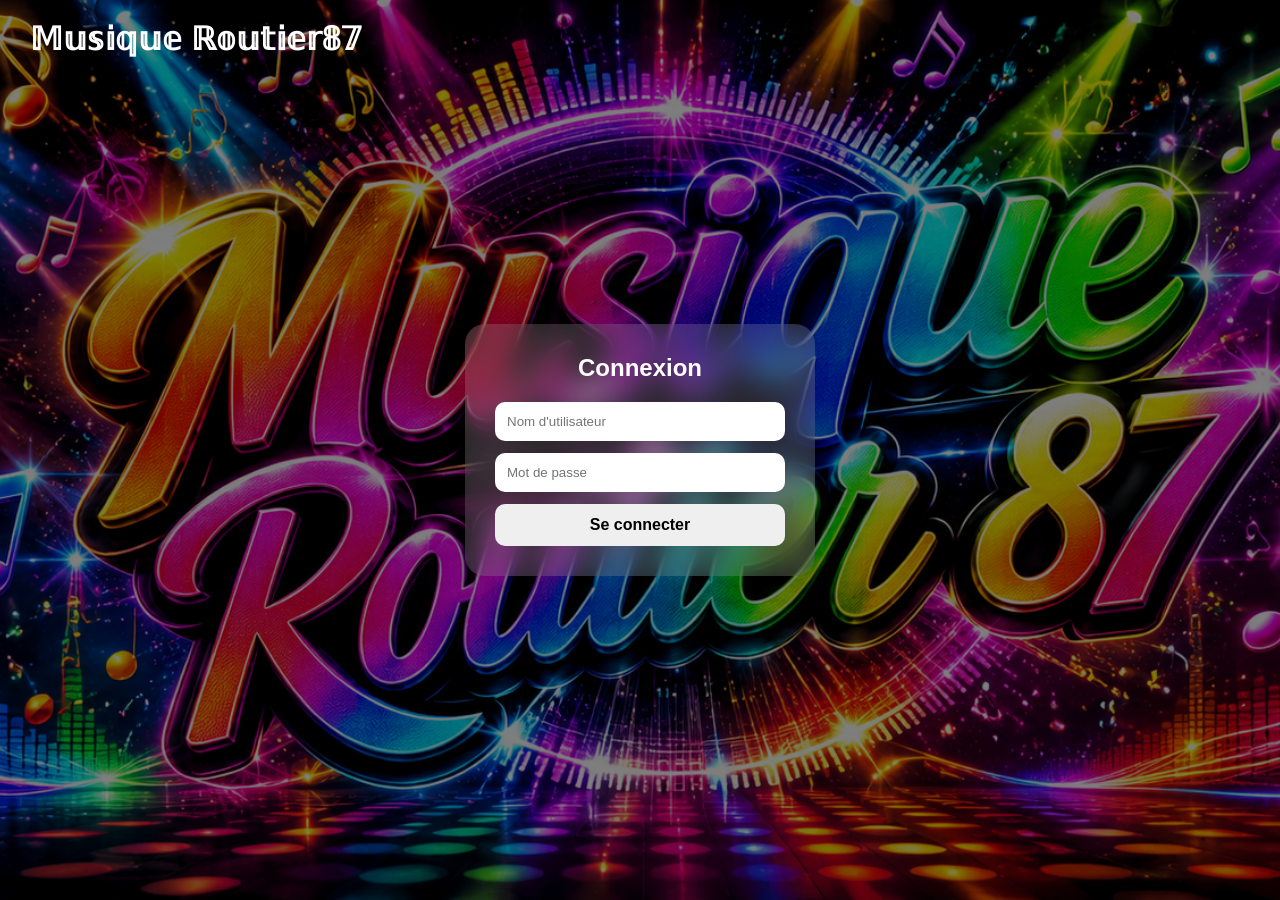
<file: index.html>
<!DOCTYPE html>
<html lang="fr">

<head>

<meta charset="UTF-8">
<meta name="viewport" content="width=device-width, initial-scale=1.0">

<title>𝕄𝕦𝕤𝕚𝕢𝕦𝕖 ℝ𝕠𝕦𝕥𝕚𝕖𝕣𝟠𝟟</title>

<link rel="stylesheet" href="css/style.css">

</head>

<body>

<div class="overlay"></div>

<header>

    <h1>𝕄𝕦𝕤𝕚𝕢𝕦𝕖 ℝ𝕠𝕦𝕥𝕚𝕖𝕣𝟠𝟟</h1>

</header>

<div class="login-box">

    <h2>Connexion</h2>

    <input
        type="text"
        id="user"
        placeholder="Nom d'utilisateur">

    <input
        type="password"
        id="pass"
        placeholder="Mot de passe">

    <button onclick="login()">
        Se connecter
    </button>

</div>

<script src="js/login.js"></script>

</body>

</html>
</file>
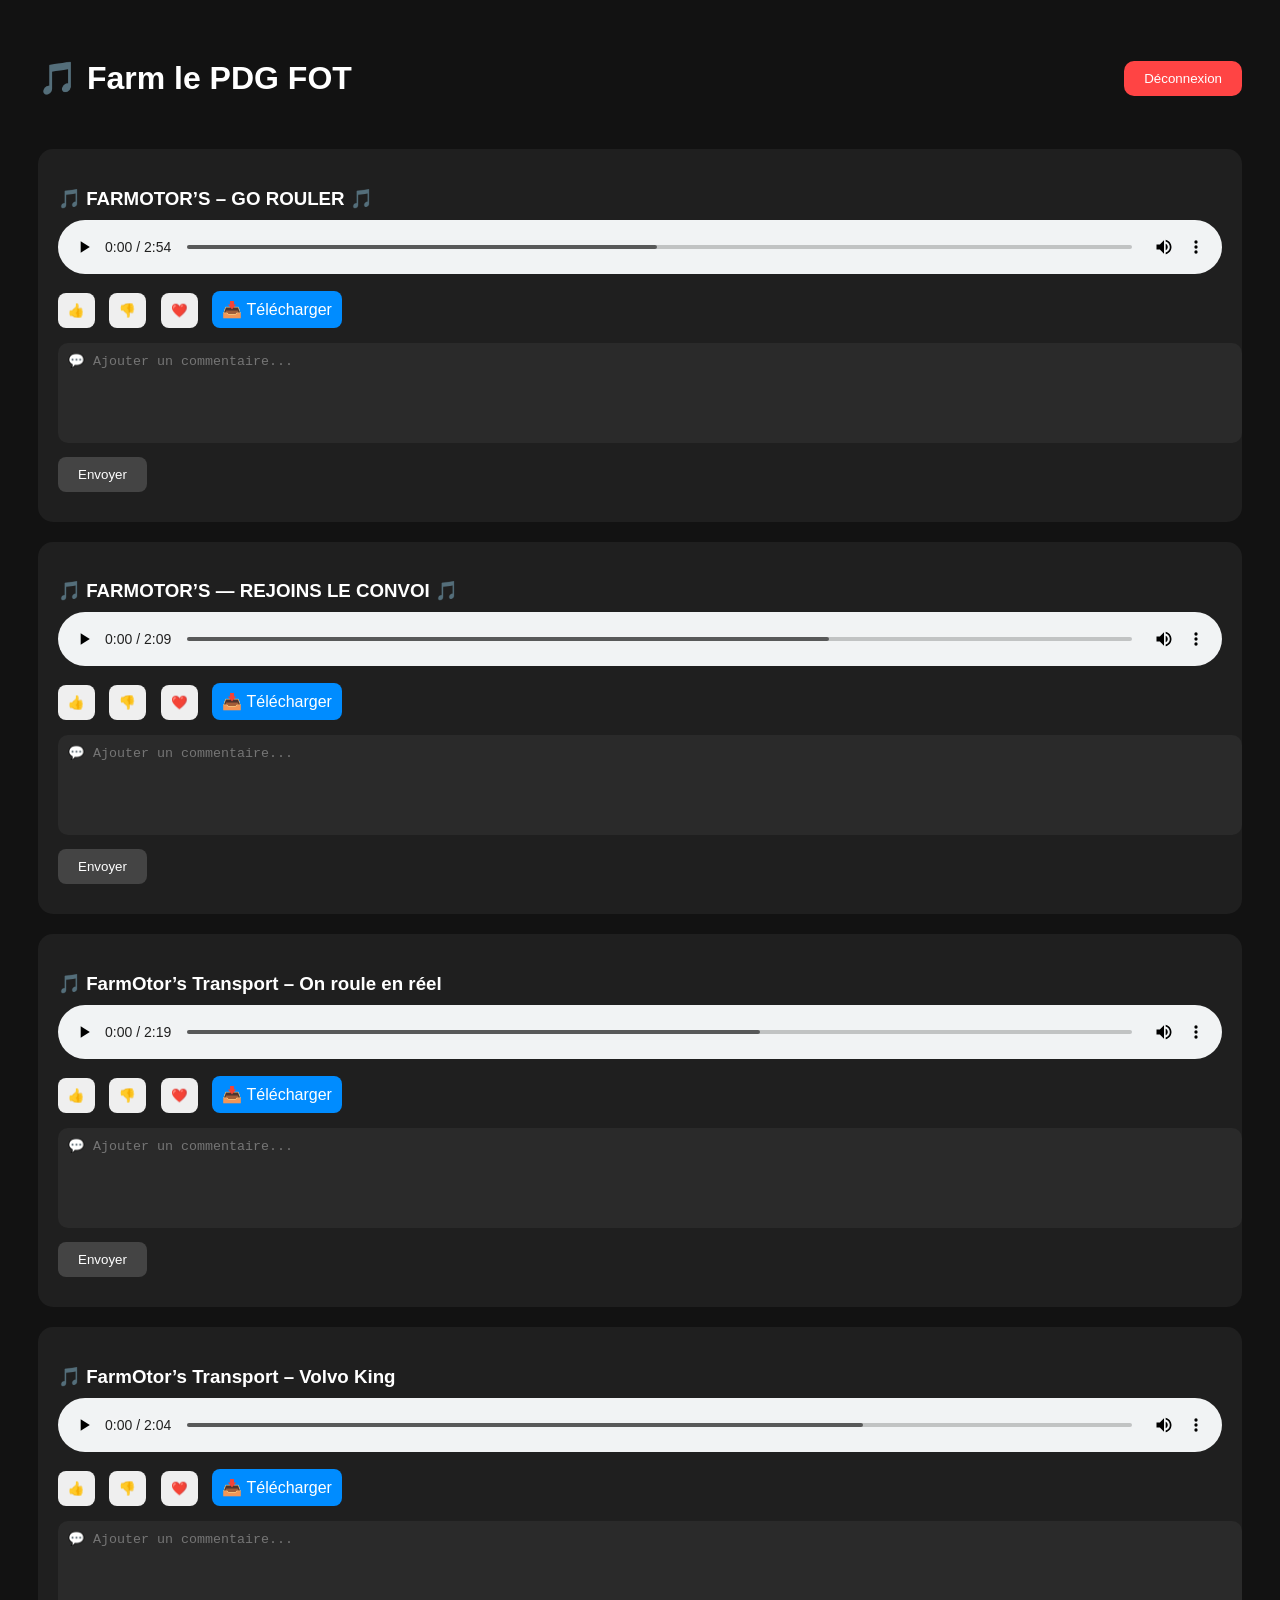
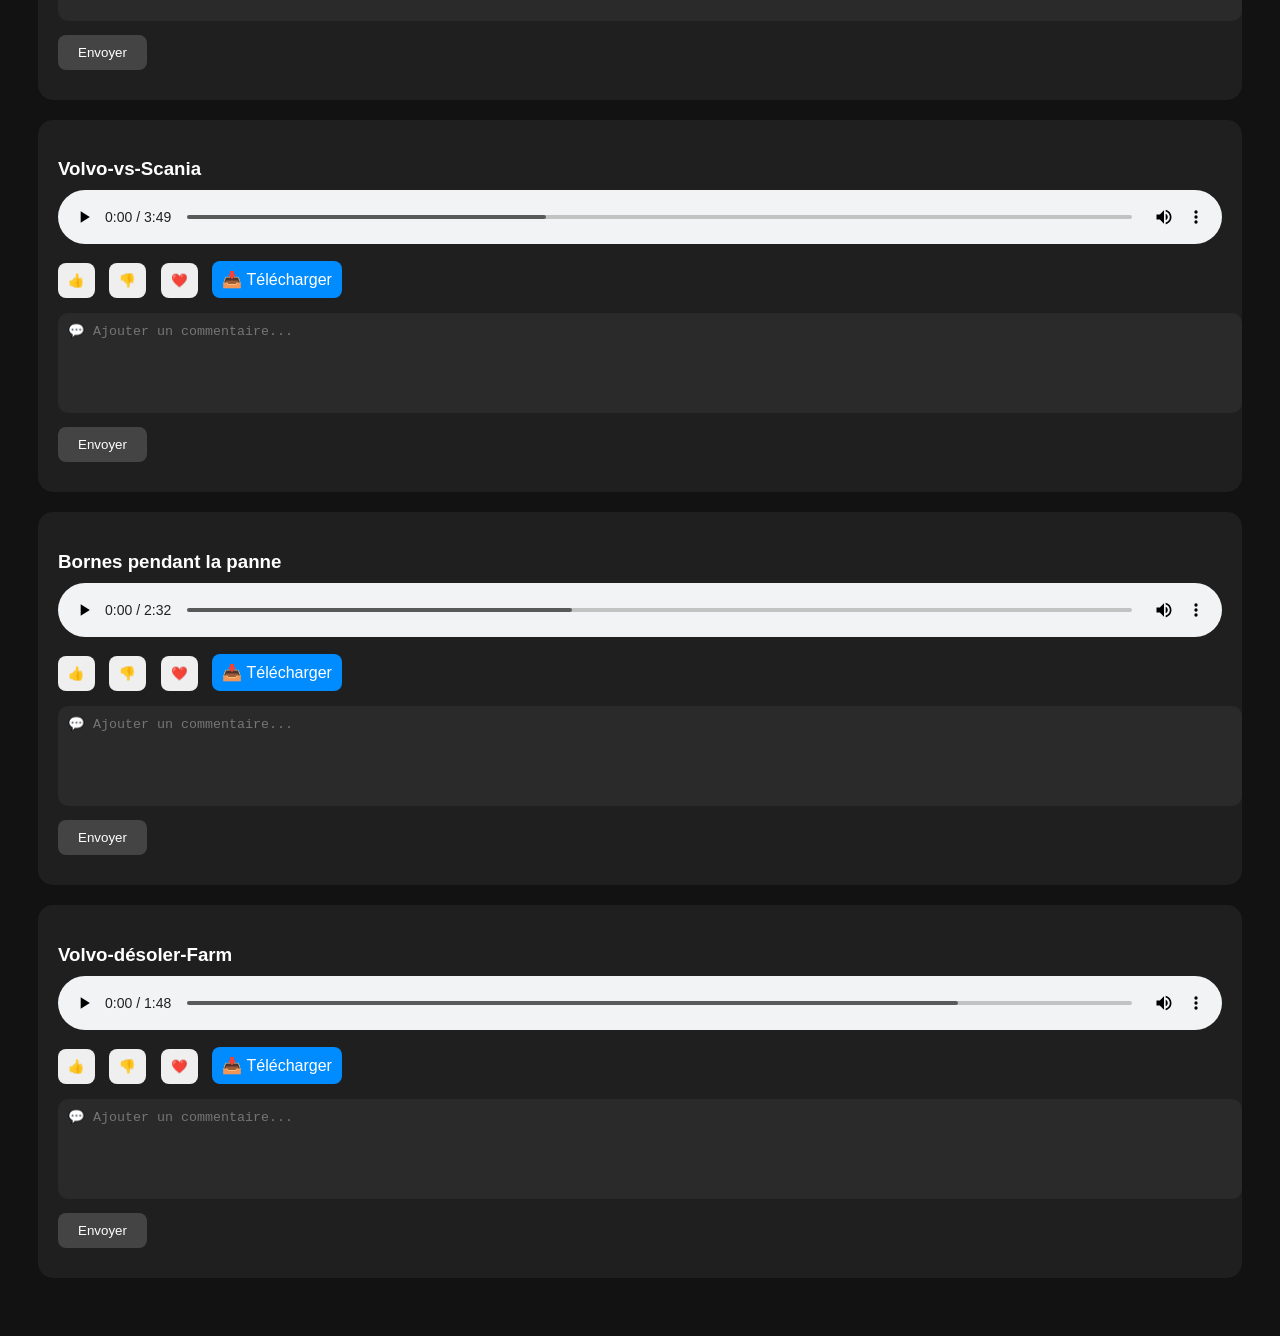
<file: farm.html>
<!DOCTYPE html>
<html lang="fr">

<head>

<meta charset="UTF-8">

<title>Farm le PDG FOT</title>

<link rel="stylesheet" href="css/dashboard.css">

</head>

<body>

<header>

<h1>🎵 Farm le PDG FOT</h1>

<button
class="logout"
onclick="logout()">

Déconnexion

</button>

</header>

<div class="music-card">

<h3>🎵 FARMOTOR’S – GO ROULER 🎵</h3>

<audio controls>
<source src="musiques/FARMOTOR’S – GO ROULER.mp3">
</audio>

<div class="actions">

<button>👍</button>

<button>👎</button>

<button>❤️</button>

<a
class="download"
href="musiques/FARMOTOR’S – GO ROULER.mp3"
download>

📥 Télécharger

</a>

</div>

<textarea
id="comment-song1"
placeholder="💬 Ajouter un commentaire...">
</textarea>

<button
class="comment-btn"
onclick="saveComment('song1')">

Envoyer

</button>

<div
id="comments-song1"
class="comments">
</div>

</div>

<div class="music-card">

<h3>🎵 FARMOTOR’S — REJOINS LE CONVOI 🎵</h3>

<audio controls>
<source src="musiques/FARMOTOR’S — REJOINS LE CONVOI.mp3">
</audio>

<div class="actions">

<button>👍</button>

<button>👎</button>

<button>❤️</button>

<a
class="download"
href="musiques/FARMOTOR’S — REJOINS LE CONVOI.mp3"
download>

📥 Télécharger

</a>

</div>

<textarea
id="comment-song1"
placeholder="💬 Ajouter un commentaire...">
</textarea>

<button
class="comment-btn"
onclick="saveComment('song1')">

Envoyer

</button>

<div
id="comments-song1"
class="comments">
</div>

</div>

<div class="music-card">

<h3>🎵 FarmOtor’s Transport – On roule en réel</h3>

<audio controls>
<source src="musiques/FarmOtor’s Transport – On roule en réel.mp3">
</audio>

<div class="actions">

<button>👍</button>

<button>👎</button>

<button>❤️</button>

<a
class="download"
href="musiques/FarmOtor’s Transport – On roule en réel.mp3"
download>

📥 Télécharger

</a>

</div>

<textarea
id="comment-song1"
placeholder="💬 Ajouter un commentaire...">
</textarea>

<button
class="comment-btn"
onclick="saveComment('song1')">

Envoyer

</button>

<div
id="comments-song1"
class="comments">
</div>

</div>

<div class="music-card">

<h3>🎵 FarmOtor’s Transport – Volvo King</h3>

<audio controls>
<source src="musiques/FarmOtor’s Transport – Volvo King.mp3">
</audio>

<div class="actions">

<button>👍</button>

<button>👎</button>

<button>❤️</button>

<a
class="download"
href="musiques/FarmOtor’s Transport – Volvo King.mp3"
download>

📥 Télécharger

</a>

</div>

<textarea
id="comment-song1"
placeholder="💬 Ajouter un commentaire...">
</textarea>

<button
class="comment-btn"
onclick="saveComment('song1')">

Envoyer

</button>

<div
id="comments-song1"
class="comments">
</div>

</div>

<div class="music-card">

<h3>Volvo-vs-Scania</h3>

<audio controls>
<source src="musiques/Volvo-vs-Scania.mp3">
</audio>

<div class="actions">

<button>👍</button>

<button>👎</button>

<button>❤️</button>

<a
class="download"
href="musiques/Volvo-vs-Scania.mp3"
download>

📥 Télécharger

</a>

</div>

<textarea
id="comment-song1"
placeholder="💬 Ajouter un commentaire...">
</textarea>

<button
class="comment-btn"
onclick="saveComment('song1')">

Envoyer

</button>

<div
id="comments-song1"
class="comments">
</div>

</div>

<div class="music-card">

<h3>Bornes pendant la panne</h3>

<audio controls>
<source src="musiques/Bornes pendant la panne.mp3">
</audio>

<div class="actions">

<button>👍</button>

<button>👎</button>

<button>❤️</button>

<a
class="download"
href="musiques/Bornes pendant la panne.mp3"
download>

📥 Télécharger

</a>

</div>

<textarea
id="comment-song1"
placeholder="💬 Ajouter un commentaire...">
</textarea>

<button
class="comment-btn"
onclick="saveComment('song1')">

Envoyer

</button>

<div
id="comments-song1"
class="comments">
</div>

</div>

<div class="music-card">

<h3>Volvo-désoler-Farm</h3>

<audio controls>
<source src="musiques/désoler-Farm.mp3">
</audio>

<div class="actions">

<button>👍</button>

<button>👎</button>

<button>❤️</button>

<a
class="download"
href="musiques/désoler-Farm.mp3"
download>

📥 Télécharger

</a>

</div>

<textarea
id="comment-song1"
placeholder="💬 Ajouter un commentaire...">
</textarea>

<button
class="comment-btn"
onclick="saveComment('song1')">

Envoyer

</button>

<div
id="comments-song1"
class="comments">
</div>

</div>

<script src="js/player.js"></script>

</body>
</html>
</file>
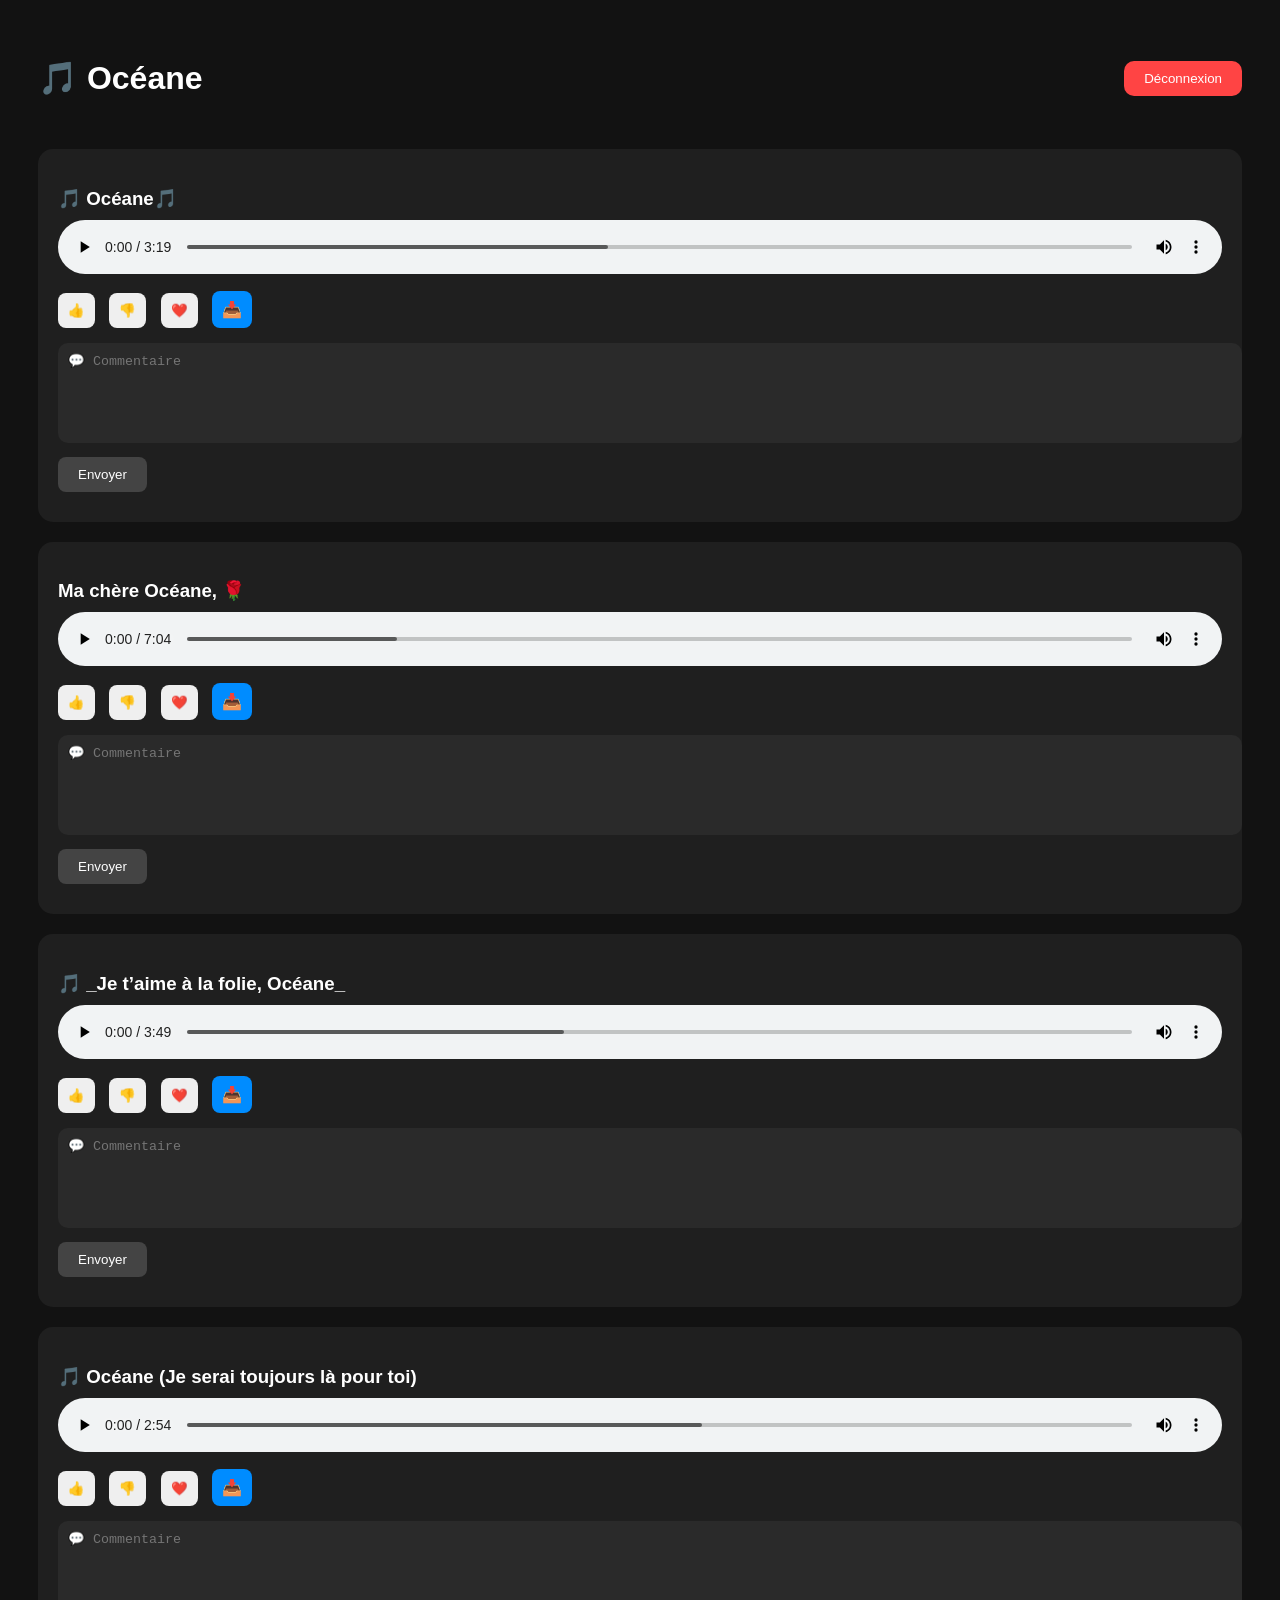
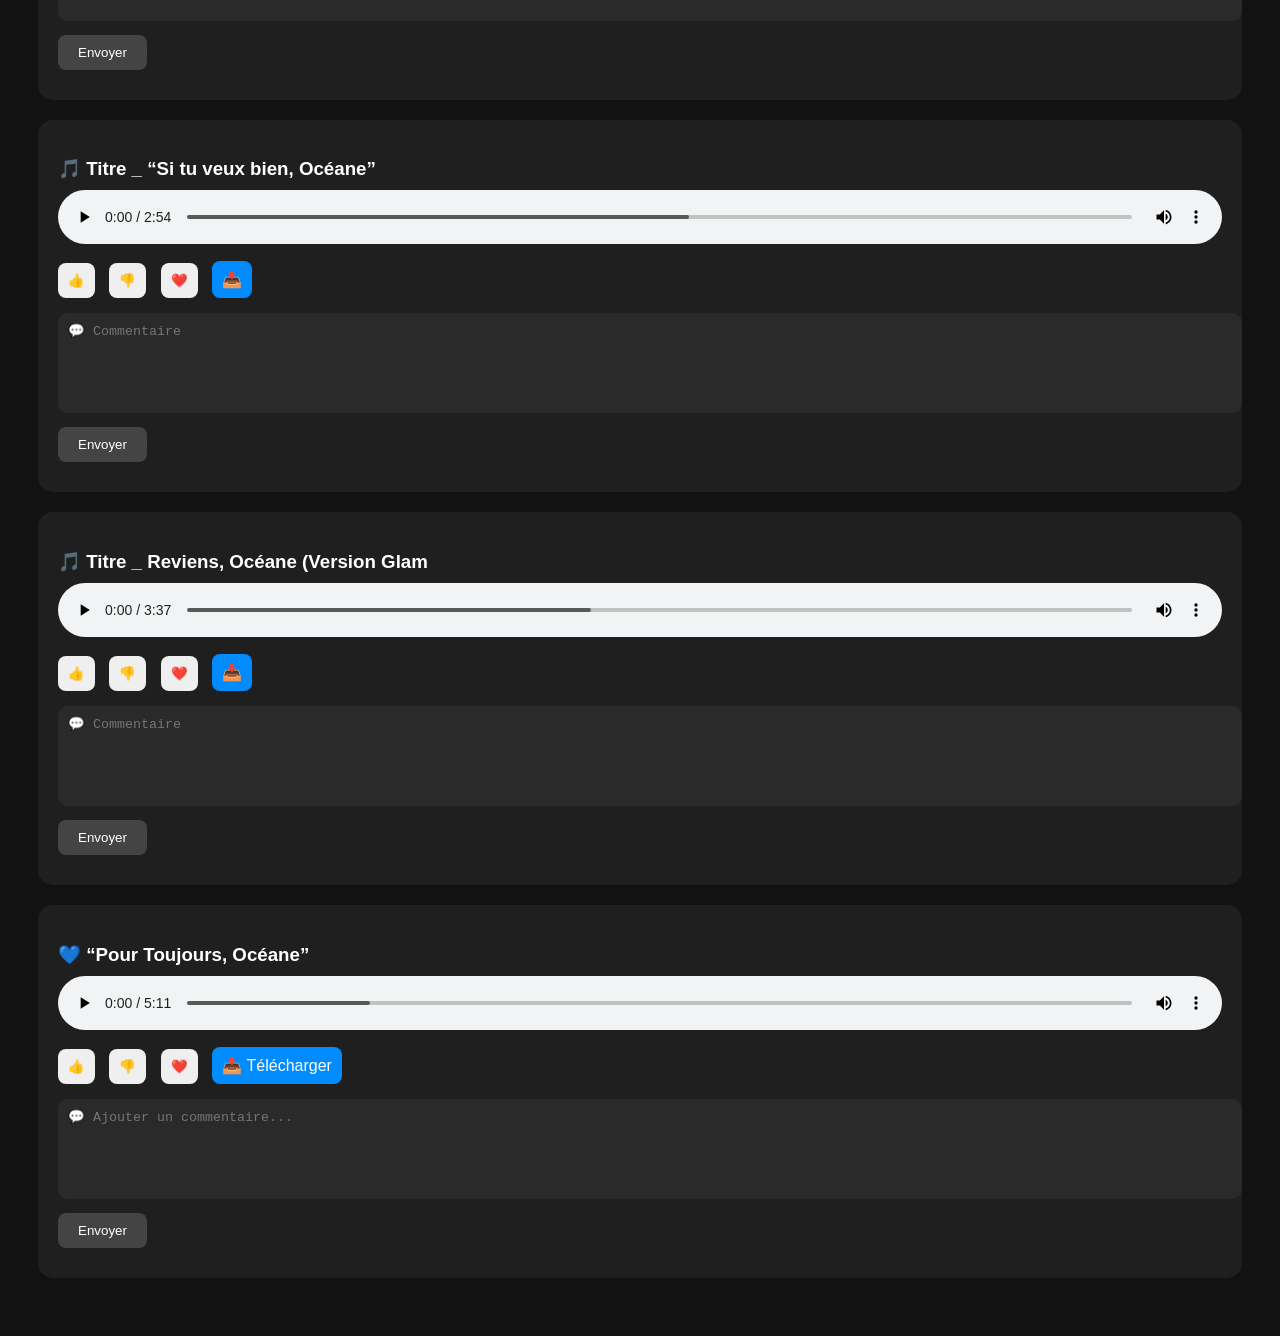
<file: oceane.html>
<!DOCTYPE html>
<html lang="fr">

<head>

<meta charset="UTF-8">

<title>🧡🧡𝕠𝕔𝕖𝕒𝕟𝕖🧡🧡</title>

<link rel="stylesheet" href="css/dashboard.css">

</head>

<body>

<header>

<h1>🎵 Océane</h1>

<button
class="logout"
onclick="logout()">

Déconnexion

</button>

</header>

<div class="music-card">

<h3>🎵 Océane🎵</h3>

<audio controls>
<source src="musiques/🎵 Océane🎵.mp3">
</audio>

<div class="actions">

<button id="like-oceane1" onclick="toggleLike('oceane1')">👍</button>

<button id="dislike-oceane1" onclick="toggleDislike('oceane1')">👎</button>

<button id="fav-oceane1" onclick="toggleFavorite('oceane1')">❤️</button>

<a class="download"
href="musiques/🎵 Océane🎵.mp3"
download>

📥

</a>

</div>

<textarea
id="comment-oceane1"
placeholder="💬 Commentaire">
</textarea>

<button
class="comment-btn"
onclick="saveComment('oceane1')">

Envoyer

</button>

<div
id="comments-oceane1"
class="comments">
</div>

</div>

<div class="music-card">

<h3>Ma chère Océane, 🌹</h3>

<audio controls>
<source src="musiques/Ma chère Océane, 🌹.mp3">
</audio>

<div class="actions">

<button id="like-oceane1" onclick="toggleLike('oceane1')">👍</button>

<button id="dislike-oceane1" onclick="toggleDislike('oceane1')">👎</button>

<button id="fav-oceane1" onclick="toggleFavorite('oceane1')">❤️</button>

<a class="download"
href="musiques/Ma chère Océane, 🌹.mp3"
download>

📥

</a>

</div>

<textarea
id="comment-oceane1"
placeholder="💬 Commentaire">
</textarea>

<button
class="comment-btn"
onclick="saveComment('oceane1')">

Envoyer

</button>

<div
id="comments-oceane1"
class="comments">
</div>

</div>

<div class="music-card">

<h3>🎵 _Je t’aime à la folie, Océane_</h3>

<audio controls>
<source src="musiques/🎵 _Je t’aime à la folie, Océane_.mp3">
</audio>

<div class="actions">

<button id="like-oceane2" onclick="toggleLike('oceane2')">👍</button>

<button id="dislike-oceane2" onclick="toggleDislike('oceane2')">👎</button>

<button id="fav-oceane2" onclick="toggleFavorite('oceane2')">❤️</button>

<a class="download"
href="musiques/🎵 _Je t’aime à la folie, Océane_.mp3"
download>

📥

</a>

</div>

<textarea
id="comment-oceane2"
placeholder="💬 Commentaire">
</textarea>

<button
class="comment-btn"
onclick="saveComment('oceane2')">

Envoyer

</button>

<div
id="comments-oceane2"
class="comments">
</div>

</div>

<div class="music-card">

<h3>🎵 Océane (Je serai toujours là pour toi)</h3>

<audio controls>
<source src="musiques/🎵 Océane (Je serai toujours là pour toi).mp3">
</audio>

<div class="actions">

<button id="like-oceane3" onclick="toggleLike('oceane3')">👍</button>

<button id="dislike-oceane3" onclick="toggleDislike('oceane3')">👎</button>

<button id="fav-oceane3" onclick="toggleFavorite('oceane3')">❤️</button>

<a class="download"
href="musiques/🎵 Océane (Je serai toujours là pour toi).mp3"
download>

📥

</a>

</div>

<textarea
id="comment-oceane3"
placeholder="💬 Commentaire">
</textarea>

<button
class="comment-btn"
onclick="saveComment('oceane3')">

Envoyer

</button>

<div
id="comments-oceane3"
class="comments">
</div>

</div>

<div class="music-card">

<h3>🎵 Titre _ “Si tu veux bien, Océane”</h3>

<audio controls>
<source src="musiques/🎵 Titre _ “Si tu veux bien, Océane”.mp3">
</audio>

<div class="actions">

<button id="like-oceane4" onclick="toggleLike('oceane4')">👍</button>

<button id="dislike-oceane4" onclick="toggleDislike('oceane4')">👎</button>

<button id="fav-oceane4" onclick="toggleFavorite('oceane4')">❤️</button>

<a class="download"
href="musiques/🎵 Titre _ “Si tu veux bien, Océane”.mp3"
download>

📥

</a>

</div>

<textarea
id="comment-oceane4"
placeholder="💬 Commentaire">
</textarea>

<button
class="comment-btn"
onclick="saveComment('oceane4')">

Envoyer

</button>

<div
id="comments-oceane4"
class="comments">
</div>

</div>

<div class="music-card">

<h3>🎵 Titre _ Reviens, Océane (Version Glam</h3>

<audio controls>
<source src="musiques/🎵 Titre _ Reviens, Océane (Version Glam.mp3">
</audio>

<div class="actions">

<button id="like-oceane5" onclick="toggleLike('oceane5')">👍</button>

<button id="dislike-oceane5" onclick="toggleDislike('oceane5')">👎</button>

<button id="fav-oceane5" onclick="toggleFavorite('oceane5')">❤️</button>

<a class="download"
href="musiques/🎵 Titre _ Reviens, Océane (Version Glam.mp3"
download>

📥

</a>

</div>

<textarea
id="comment-oceane5"
placeholder="💬 Commentaire">
</textarea>

<button
class="comment-btn"
onclick="saveComment('oceane5')">

Envoyer

</button>

<div
id="comments-oceane5"
class="comments">
</div>

</div>

<div class="music-card">

<h3>💙 “Pour Toujours, Océane”</h3>

<audio controls>
<source src="musiques/💙 “Pour Toujours, Océane”.mp3">
</audio>

<div class="actions">

<button>👍</button>

<button>👎</button>

<button>❤️</button>

<a
class="download"
href="musiques/💙 “Pour Toujours, Océane”.mp3"
download>

📥 Télécharger

</a>

</div>

<textarea
id="comment-song1"
placeholder="💬 Ajouter un commentaire...">
</textarea>

<button
class="comment-btn"
onclick="saveComment('song1')">

Envoyer

</button>

<div
id="comments-song1"
class="comments">
</div>

</div>
</file>
<file: css/style.css>
*{
    margin:0;
    padding:0;
    box-sizing:border-box;
}

body{

    font-family:Arial, sans-serif;

    height:100vh;

    display:flex;

    justify-content:center;

    align-items:center;

    flex-direction:column;

    background:url("../images/background.jpg");

    background-size:cover;

    background-position:center;

    overflow:hidden;
}

.overlay{

    position:absolute;

    width:100%;

    height:100%;

    background:rgba(0,0,0,0.5);

    z-index:1;
}

header{

    position:absolute;

    top:20px;

    left:30px;

    z-index:2;

    color:white;
}

.login-box{

    z-index:2;

    width:350px;

    padding:30px;

    border-radius:20px;

    background:rgba(255,255,255,0.15);

    backdrop-filter:blur(15px);

    text-align:center;

    color:white;
}

.login-box h2{

    margin-bottom:20px;
}

.login-box input{

    width:100%;

    padding:12px;

    margin-bottom:12px;

    border:none;

    border-radius:10px;
}

.login-box button{

    width:100%;

    padding:12px;

    border:none;

    border-radius:10px;

    cursor:pointer;

    font-size:16px;

    font-weight:bold;
}
</file>
<file: css/dashboard.css>
body{
    background:#121212;
    color:white;
    font-family:Arial,sans-serif;
    padding:30px;
}

/* HEADER */

header{
    display:flex;
    justify-content:space-between;
    align-items:center;
    margin-bottom:30px;
}

.logout{
    background:#ff4444;
    color:white;
    border:none;
    padding:10px 20px;
    border-radius:10px;
    cursor:pointer;
}

/* MUSIC CARD */

.music-card{
    background:#1f1f1f;
    border-radius:15px;
    padding:20px;
    margin-bottom:20px;
    transition:0.2s;
}

.music-card:hover{
    transform:scale(1.01);
}

.music-card h3{
    margin-bottom:10px;
}

audio{
    width:100%;
}

/* ACTION BUTTONS */

.actions{
    margin-top:15px;
}

.actions button{
    padding:10px;
    margin-right:10px;
    cursor:pointer;
    border:none;
    border-radius:8px;
    transition:0.2s;
}

.actions button:hover{
    opacity:0.8;
}

.download{
    text-decoration:none;
    color:white;
    background:#008cff;
    padding:10px;
    border-radius:8px;
}

/* COMMENTAIRE */

textarea{
    width:100%;
    height:80px;
    margin-top:15px;
    border-radius:10px;
    padding:10px;
    resize:none;
    background:#2a2a2a;
    color:white;
    border:none;
}

.comment-btn{
    margin-top:10px;
    padding:10px 20px;
    border:none;
    border-radius:8px;
    cursor:pointer;
    background:#444;
    color:white;
    transition:0.2s;
}

.comment-btn:hover{
    background:#666;
}

.comments{
    margin-top:10px;
}

.comment{
    background:#2c2c2c;
    padding:8px;
    margin-top:5px;
    border-radius:8px;
}

/* =========================
   PANEL ADMIN ROUTIER87
========================= */

.admin-panel{
    background:linear-gradient(145deg,#2b1d00,#1a1200);
    border:2px solid gold;
    border-radius:15px;
    padding:20px;
    margin-bottom:30px;
}

.admin-panel h2{
    color:gold;
    margin-bottom:10px;
}

.admin-panel p{
    margin-bottom:15px;
    opacity:0.8;
}

.admin-panel button{
    padding:10px 15px;
    margin-right:10px;
    margin-top:10px;
    border:none;
    border-radius:8px;
    cursor:pointer;
    font-weight:bold;
    transition:0.2s;
}

.admin-panel button:hover{
    transform:scale(1.05);
}

/* bouton spécial admin */
.admin-panel button:nth-child(2){
    background:#00c853;
    color:white;
}

.admin-panel button:nth-child(3){
    background:#2962ff;
    color:white;
}

.admin-panel button:nth-child(4){
    background:#ff9800;
    color:white;
}
</file>
